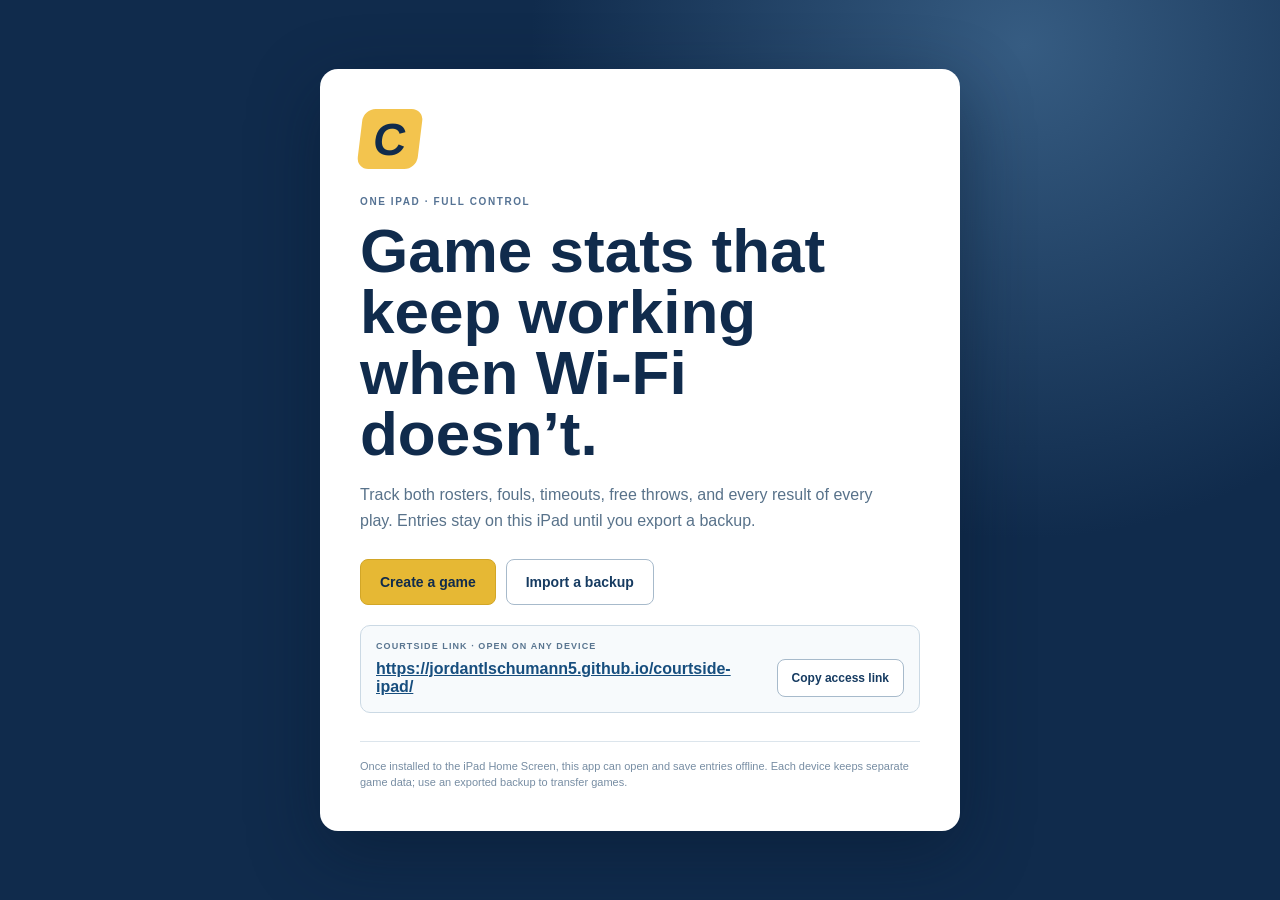
<file: index.html>
<!doctype html>
<html lang="en">
<head>
  <meta charset="utf-8">
  <meta name="viewport" content="width=device-width,initial-scale=1,viewport-fit=cover">
  <meta name="theme-color" content="#102b4c">
  <meta name="apple-mobile-web-app-capable" content="yes">
  <meta name="apple-mobile-web-app-status-bar-style" content="default">
  <meta name="description" content="A one-iPad, offline-first basketball play and game tracker.">
  <link rel="manifest" href="./manifest.webmanifest">
  <link rel="icon" href="./icon.svg" type="image/svg+xml">
  <link rel="stylesheet" href="./styles.css?v=27">
  <title>Courtside · Offline Game Tracker</title>
</head>
<body>
  <div id="app"></div>
  <script type="module" src="./app.js?v=27"></script>
</body>
</html>
</file>
<file: styles.css>
:root{font-family:Arial,Helvetica,sans-serif;color:#102b4c;background:#f3f6f8;font-synthesis:none;-webkit-tap-highlight-color:transparent}
*{box-sizing:border-box}body{margin:0;min-width:320px}button,input,select{font:inherit}button{cursor:pointer}button:disabled{cursor:not-allowed;opacity:.45}button:focus-visible,input:focus-visible,select:focus-visible{outline:3px solid #f3c44e;outline-offset:2px}.sr-only{position:absolute;width:1px;height:1px;padding:0;margin:-1px;overflow:hidden;clip:rect(0,0,0,0);white-space:nowrap;border:0}

.app-header {
  display: flex;
  align-items: center;
  gap: 6px;
  padding: 4px max(8px,env(safe-area-inset-right)) 4px max(8px,env(safe-area-inset-left));
  position: sticky;
  top: 0;
  z-index: 10;
  color: white;
  background: #102b4c;
  box-shadow: 0 3px 18px #0c203626;
}
.game-heading { display: flex; flex: none; align-items: center; gap: 4px; }
.game-heading select {
  width: clamp(88px,calc(32vw - 150px),180px);
  height: 40px;
  padding: 0 6px;
  overflow: hidden;
  text-overflow: ellipsis;
  border: 1px solid #57718b;
  border-radius: 8px;
  color: white;
  background: #1c3d63;
  font-size: clamp(12px,1.5vw,15px);
  font-weight: 700;
}
.header-add {
  width: 34px;
  height: 40px;
  border: 0;
  border-radius: 8px;
  background: #f3c44e;
  color: #102b4c;
  font-size: 23px;
  font-weight: 700;
}
.header-actions {
  display: flex;
  flex: 1;
  align-items: center;
  gap: clamp(3px,0.5vw,7px);
  min-width: 0;
  overflow-x: auto;
  overscroll-behavior-x: contain;
  scrollbar-width: none;
}
.header-actions::-webkit-scrollbar { display: none; }
.header-button {
  flex: 1 1 0px;
  min-width: max-content;
  min-height: 40px;
  padding: 0 clamp(3px,calc(3vw - 23px),12px);
  border: 1px solid #69829b;
  border-radius: 8px;
  color: white;
  background: transparent;
  font-size: clamp(11px,calc(1.2vw - 0.3px),14px);
  font-weight: 800;
  white-space: nowrap;
}
.header-button:focus-visible { outline-offset: -3px; }
.welcome-logo{display:grid;place-items:center;background:#f3c44e;color:#102b4c;font-family:'Barlow Condensed',Arial,sans-serif;font-weight:800;border-radius:12px;width:37px;height:37px;font-size:29px;line-height:1;transform:skew(-7deg)}.header-button:hover{background:#294969}
.main-content{max-width:1800px;margin:auto;padding:23px 24px 32px}.section-eyebrow,.team-kicker{font-size:10px;font-weight:800;letter-spacing:.16em;color:#567394}.quarter-wrap{display:flex;align-items:center;gap:11px;color:#526b83;font-weight:800;font-size:12px}.quarter-group,.segmented{display:flex;padding:3px;background:#e5ebf0;border-radius:9px;gap:3px}.quarter-group button,.segmented button{border:0;border-radius:7px;padding:9px 13px;color:#37516d;background:transparent;font-weight:800;min-width:44px}.quarter-group button.active,.segmented button.active{background:#102b4c;color:white;box-shadow:0 2px 5px #102b4c26}
.team-grid{display:grid;grid-template-columns:1fr 1fr;gap:16px}.team-card{background:white;border:1px solid #bdccd9;border-top:5px solid #d9a723;border-radius:13px;min-width:0;box-shadow:0 4px 14px #1632540c}.team-card.away{border-top-color:#4676b0}.team-heading{display:flex;align-items:center;justify-content:space-between;gap:10px;padding:12px 16px 9px}.team-heading h2{font-family:'Barlow Condensed',Arial,sans-serif;font-size:26px;line-height:1.05;margin:3px 0 0}.team-metrics{display:grid;grid-template-columns:1.55fr 1fr 1fr;gap:7px;padding:0 15px 12px}.metric{display:flex;align-items:center;justify-content:space-between;background:#f3f6f9;border-radius:8px;min-height:42px;padding:4px 9px;gap:6px}.metric>span{font-size:11px;font-weight:800;color:#55718d}.metric>strong{font-family:'Barlow Condensed',Arial,sans-serif;font-size:25px}.metric-controls{display:flex;align-items:center;gap:5px}.metric-controls button,.stepper button{width:29px;height:29px;border-radius:6px;background:white;border:1px solid #96abc0;color:#102b4c;font-weight:800;font-size:20px;line-height:1}.metric-controls strong{min-width:16px;text-align:center}.roster-strip{border-top:1px solid #e6ecf1;display:flex;gap:7px;padding:9px 13px 12px;overflow-x:auto;min-height:74px;scrollbar-color:#b8c8d6 transparent}.player-chip{display:grid;grid-template-columns:auto 1fr;column-gap:8px;align-content:center;text-align:left;min-width:125px;max-width:160px;flex:1 0 125px;background:#fafcfd;border:1px solid #d5dfe8;border-radius:8px;padding:8px;color:#102b4c}.player-chip:hover,.player-chip:focus-visible{border-color:#2a5c91;background:#eef4fa}.jersey{grid-row:span 2;align-self:center;background:#e5edf4;color:#174a7b;font-family:'Barlow Condensed',Arial,sans-serif;font-size:20px;font-weight:800;min-width:28px;text-align:center;border-radius:5px;padding:3px}.player-name{font-size:12px;font-weight:800;overflow:hidden;text-overflow:ellipsis;white-space:nowrap}.player-chip small{font-size:10px;color:#64809b;white-space:nowrap}.player-chip i{font-style:normal;color:#c3ccd5}.empty-roster{background:#f8fbfd;color:#4b7397;border:1px dashed #a8becf;border-radius:8px;padding:12px;font-weight:800;width:100%}
.utility-row{display:flex;flex-wrap:wrap;justify-content:space-between;align-items:center;gap:14px;margin:18px 0 14px}.filter-group,.utility-actions,.workspace-controls{display:flex;align-items:center;gap:10px}.filter-group>span{font-size:12px;font-weight:800;color:#607891}.segmented.compact button{padding:7px 10px;min-width:35px}.subtle,.primary{border-radius:8px;padding:10px 14px;font-size:12px;font-weight:800;min-height:38px}.subtle{background:white;border:1px solid #a7bacb;color:#163b61}.subtle:hover{background:#ecf3f9}.subtle.small{padding:7px 10px;min-height:30px}.primary{background:#e6b834;border:1px solid #d2a627;color:#102b4c}.primary:hover{background:#f3c44e}.text-button{border:0;background:transparent;padding:8px 0;color:#1a5c96;font-weight:800;text-align:left}
.workspace{background:white;border:1px solid #bacbd9;border-radius:14px;overflow:hidden;box-shadow:0 5px 20px #1632540d}.workspace-top{display:flex;align-items:center;justify-content:space-between;gap:15px;padding:15px 18px;border-bottom:1px solid #dce5ec}.workspace-top h2,.section-head h2{font-family:'Barlow Condensed',Arial,sans-serif;font-size:27px;line-height:1.1;margin:3px 0 0}.workspace-controls .segmented{max-width:340px}.workspace-controls .segmented button{min-width:0;overflow:hidden;text-overflow:ellipsis;white-space:nowrap;max-width:160px}.workspace-body{display:grid;grid-template-columns:minmax(130px,190px) minmax(340px,1fr) minmax(220px,280px);min-height:345px}.category-list{display:flex;flex-direction:column;background:#edf2f6;border-right:1px solid #d6e1e9;padding:9px;gap:3px}.category-list button{display:flex;justify-content:space-between;align-items:center;text-align:left;border:0;background:transparent;color:#496580;border-radius:7px;min-height:36px;padding:7px 10px;font-weight:800;font-size:12px}.category-list button.active{background:#102b4c;color:white}.category-list button b{font-size:10px;opacity:.7}.play-area{padding:17px;min-width:0}.play-area-heading{display:flex;align-items:end;justify-content:space-between;gap:10px;margin-bottom:15px}.play-area-heading h3,.insights h3{font-family:'Barlow Condensed',Arial,sans-serif;font-size:26px;margin:3px 0 0;line-height:1}.muted{font-size:11px;color:#71869a}.play-grid{display:grid;grid-template-columns:repeat(auto-fill,minmax(155px,1fr));gap:10px}.play-button{min-height:85px;border:1px solid #b2c5d6;background:#fdfefe;border-radius:9px;display:flex;flex-direction:column;align-items:flex-start;justify-content:center;gap:5px;text-align:left;padding:12px 13px;color:#102b4c;box-shadow:0 2px 3px #102b4c0b}.play-button:hover{border-color:#1f5688;background:#f0f6fb;transform:translateY(-1px)}.play-button strong{font-family:'Barlow Condensed',Arial,sans-serif;font-size:23px;line-height:1}.play-button span{font-size:10px;color:#66809a;font-weight:700}.empty-state{min-height:230px;display:flex;flex-direction:column;align-items:center;justify-content:center;gap:10px;color:#71869a}.insights{background:#f7f9fb;border-left:1px solid #dde6ed;padding:17px}.headline-metrics{display:grid;grid-template-columns:repeat(3,1fr);gap:6px;margin:20px 0 12px}.headline-metrics div{background:white;border:1px solid #dce5ed;border-radius:8px;display:flex;flex-direction:column;align-items:center;padding:10px 4px}.headline-metrics strong{font-family:'Barlow Condensed',Arial,sans-serif;font-size:30px}.headline-metrics span{font-size:9px;color:#647f99;font-weight:800;text-transform:uppercase;letter-spacing:.04em}.insight-caption{color:#667f96;font-size:11px;line-height:1.4}.leader-list{margin:16px 0;border-top:1px solid #d9e2e9}.leader-list>div{display:flex;justify-content:space-between;padding:9px 0;border-bottom:1px solid #d9e2e9;font-size:12px;font-weight:700}.leader-list b{color:#174c7c}
.recent{margin-top:17px;background:white;border:1px solid #bdccd9;border-radius:13px;padding:15px 18px 17px}.section-head{display:flex;align-items:end;justify-content:space-between}.entry-list{margin-top:12px;border-top:1px solid #e1e8ed}.entry{display:grid;grid-template-columns:60px 130px 1fr 28px;gap:9px;align-items:center;border-bottom:1px solid #e6ecf1;padding:8px 0;font-size:11px}.entry time,.entry b{color:#69819a;font-weight:800}.entry-team{font-weight:800}.entry-list>.muted{padding:10px}footer{text-align:center;color:#73899e;font-size:10px;padding:18px 5px}
.modal-backdrop{position:fixed;inset:0;z-index:30;background:#0b1c30b3;display:flex;justify-content:center;align-items:center;padding:20px}.modal{background:white;border-radius:14px;width:min(940px,100%);max-height:min(95vh,900px);overflow:auto;box-shadow:0 20px 65px #0616266b;padding:22px}.modal.form-modal{width:min(560px,100%)}.modal.form-modal.tall{width:min(660px,100%)}.modal-head{display:flex;align-items:flex-start;justify-content:space-between;gap:15px;margin-bottom:20px}.modal-head h2{font-family:'Barlow Condensed',Arial,sans-serif;font-size:38px;line-height:1;margin:4px 0 0}.modal-head p{margin:10px 0 0;color:#667f97;font-size:13px}.close{border:1px solid #bed0dd;background:#f3f6f8;color:#173e65;border-radius:8px;width:36px;height:36px;font-size:25px;line-height:1}.outcome-grid{display:grid;grid-template-columns:repeat(4,1fr);gap:11px}.outcome{min-height:94px;border:1px solid #aebfce;background:#f9fbfd;border-radius:10px;text-align:left;display:flex;flex-direction:column;justify-content:center;gap:9px;padding:12px 14px;color:#102b4c}.outcome span{font-family:'Barlow Condensed',Arial,sans-serif;font-weight:700;font-size:22px;line-height:1.05}.outcome small{font-size:10px;color:#66829c;font-weight:800}.outcome.positive{border-left:5px solid #3fa782}.outcome.negative{border-left:5px solid #d18270}.outcome:hover{background:#e8f1f8;border-color:#336b9f}.form-modal form{display:flex;flex-direction:column;gap:14px}.form-modal label{display:flex;flex-direction:column;gap:6px;font-weight:800;font-size:12px;color:#36536e}.form-modal input,.form-modal select{width:100%;min-height:42px;border:1px solid #aebfcd;border-radius:7px;padding:9px 11px;color:#102b4c;background:white}.form-columns{display:grid;grid-template-columns:1fr 1fr;gap:12px}.form-help{font-size:11px;line-height:1.55;color:#657e95;margin:4px 0}.modal-actions{display:flex;justify-content:flex-end;gap:9px;margin-top:6px}.player-stat{display:flex;align-items:center;justify-content:space-between;gap:10px;background:#f3f6f9;border-radius:8px;margin:10px 0;padding:11px 13px}.player-stat>div:first-child{display:flex;flex-direction:column;gap:2px}.player-stat strong{font-size:14px}.player-stat small{color:#66809a;font-size:11px}.stepper,.ft-buttons{display:flex;align-items:center;gap:9px}.stepper button{width:36px;height:36px}.stepper b{min-width:22px;text-align:center}.ft-buttons button{background:#fff;border:1px solid #7e9bb7;border-radius:7px;padding:8px 10px;color:#143f69;font-weight:800;font-size:12px}.roster-edit-head{display:flex;align-items:center;justify-content:space-between;border-bottom:1px solid #d9e4ec;padding:5px 0}.edit-row{display:flex;align-items:center;gap:7px;margin:6px 0}.edit-row input.number-input{width:64px;flex:none}.edit-row input:not(.number-input){flex:1}.edit-row button{width:39px;height:39px;flex:none;border:1px solid #d0a49b;background:#fff6f4;color:#a33c30;border-radius:7px;font-size:21px}.rule-list{display:grid;grid-template-columns:1fr 1fr;gap:7px}.rule-list label{flex-direction:row;align-items:center;border:1px solid #d2dfe9;border-radius:7px;padding:10px;font-size:11px}.rule-list input{width:18px;min-height:18px;accent-color:#124d80;flex:none}.editor-select{display:flex;align-items:end;gap:9px;margin-bottom:15px}.editor-select label{flex:1}.tool-list{display:flex;flex-direction:column;gap:8px}.tool-list button{display:flex;justify-content:space-between;align-items:center;border:1px solid #c5d4e0;background:#f8fbfd;border-radius:8px;padding:14px;text-align:left;font-weight:800;color:#133b61}.tool-list button span{font-size:9px;letter-spacing:.08em;color:#6482a0}
.toast{position:fixed;z-index:50;bottom:max(18px,env(safe-area-inset-bottom));left:50%;transform:translateX(-50%);background:#153a61;color:white;border-radius:9px;padding:12px 18px;box-shadow:0 10px 30px #102b4c4d;font-size:12px;font-weight:800;max-width:min(92vw,700px);text-align:center}.toast.error{background:#a73733}.welcome{min-height:100vh;background:radial-gradient(circle at 80% 5%,#365c82 0,transparent 37%),#102b4c;display:flex;align-items:center;justify-content:center;padding:24px}.welcome-card{width:min(640px,100%);padding:40px;background:white;border-radius:18px;box-shadow:0 22px 70px #06182d77}.welcome-logo{width:60px;height:60px;font-size:45px;margin-bottom:22px}.welcome h1{font-family:'Barlow Condensed',Arial,sans-serif;font-size:clamp(42px,7vw,62px);line-height:.98;margin:12px 0 18px}.welcome p{line-height:1.6;color:#58728a;max-width:520px}.welcome-actions{display:flex;gap:10px;margin-top:25px}.welcome-actions button{font-size:14px;padding:14px 19px}.welcome-note{border-top:1px solid #dce5ec;margin-top:28px;padding-top:16px;font-size:11px;line-height:1.5;color:#778da3}.fatal{max-width:600px;margin:15vh auto;padding:25px;background:white;border:2px solid #b74141;border-radius:12px}
@media(max-width:1200px){.workspace-body{grid-template-columns:150px minmax(290px,1fr) 215px}.headline-metrics{gap:3px}.headline-metrics strong{font-size:25px}.headline-metrics span{font-size:8px}.play-grid{grid-template-columns:repeat(auto-fill,minmax(132px,1fr))}}
@media(max-width:930px){.team-grid{gap:10px}.team-metrics{grid-template-columns:1fr 1fr}.team-metrics .metric:first-child{grid-column:span 2}.workspace-body{grid-template-columns:145px 1fr}.insights{grid-column:1/-1;border-left:0;border-top:1px solid #dce5ed}.headline-metrics{max-width:500px}.leader-list{display:grid;grid-template-columns:repeat(2,1fr);gap:0 18px}.outcome-grid{grid-template-columns:repeat(3,1fr)}}
@media(max-width:700px){.main-content{padding:17px 12px}.quarter-wrap{flex-direction:column;align-items:end;gap:3px}.quarter-group button{padding:7px;min-width:31px}.team-grid{grid-template-columns:1fr}.team-card{min-height:0}.roster-strip{max-height:100px}.utility-row{align-items:stretch;flex-direction:column}.utility-actions{justify-content:space-between}.workspace-top{align-items:stretch;flex-direction:column}.workspace-controls{justify-content:space-between}.workspace-body{grid-template-columns:1fr}.category-list{flex-direction:row;overflow-x:auto;border-right:0;border-bottom:1px solid #d6e1e9}.category-list button{white-space:nowrap;flex:none}.category-list button b{margin-left:8px}.play-area{padding:13px}.play-grid{grid-template-columns:repeat(2,minmax(0,1fr))}.play-button{min-height:73px}.insights{grid-column:auto}.entry{grid-template-columns:45px 78px 1fr 24px;gap:5px;font-size:10px}.entry-team{overflow:hidden;text-overflow:ellipsis;white-space:nowrap}.modal-backdrop{padding:8px}.modal{padding:17px;max-height:97vh}.outcome-grid{grid-template-columns:repeat(2,1fr);gap:7px}.outcome{min-height:75px}.outcome span{font-size:18px}.rule-list{grid-template-columns:1fr}.welcome-card{padding:27px}}
@media(max-width:400px){.quarter-wrap{flex-direction:row;align-items:center}.workspace-controls{flex-wrap:wrap}.team-metrics{grid-template-columns:1fr 1fr}.metric>span{font-size:10px}.play-grid{grid-template-columns:repeat(2,minmax(0,1fr))}.player-stat{flex-wrap:wrap}.form-columns{grid-template-columns:1fr}}

/* Per-game layout controls: compact cells reduce wasted space; wide cells claim more grid width. */
.category-card.cell-compact,.direct-action.cell-compact{font-size:.92em}.category-card.cell-compact .compact-play{min-height:38px;padding:5px 6px}.category-card.cell-wide,.direct-action.cell-wide{grid-column:span 2}.category-card.cell-wide .compact-plays{grid-template-columns:repeat(auto-fit,minmax(115px,1fr))}.category-card.cell-compact .category-title{padding:6px 8px}.category-card.cell-compact .category-title h3{font-size:18px}
.compact-play.cell-compact{min-height:37px;padding:5px 6px}.compact-play.cell-compact b{font-size:11px}.compact-play.cell-wide{grid-column:span 2;min-height:68px;padding:11px}.compact-play.cell-wide b{font-size:15px}
.outcome.cell-compact{min-height:68px;padding:8px}.outcome.cell-compact span{font-size:18px}.outcome.cell-wide{grid-column:span 2;min-height:112px;padding:16px}.outcome.cell-wide span{font-size:25px}
.overview-outcome-tiles button.cell-compact{padding:5px 7px;min-height:34px}.overview-outcome-tiles button.cell-compact strong{font-size:16px}.overview-outcome-tiles button.cell-wide{grid-column:span 2;min-height:66px;padding:12px 14px}.overview-outcome-tiles button.cell-wide strong{font-size:26px}
.public-access{margin-top:20px;padding:15px;border:1px solid #cbd9e4;border-radius:10px;background:#f7fafc;display:grid;grid-template-columns:1fr auto;gap:8px 14px;align-items:center}.public-access>span{grid-column:1/-1;color:#597590;font-weight:900;font-size:9px;letter-spacing:.12em}.public-access>a,.access-url{color:#174e7e;font-weight:800;overflow-wrap:anywhere}.public-access .subtle{white-space:nowrap}.access-url{display:block;border:1px solid #cbd9e4;background:#f7fafc;border-radius:8px;padding:12px;font-size:13px}
.layout-customizer{width:min(820px,100%)!important}.layout-selectors{display:flex;flex-wrap:wrap;gap:10px;margin:10px 0 14px}.layout-selectors label,.setup-profile-tools>label{display:flex;flex-direction:column;gap:5px;min-width:160px;flex:1;font-size:11px;font-weight:800;color:#54718e}.layout-selectors select,.layout-size-label select,.setup-profile-tools select{min-height:38px;border:1px solid #a9bece;border-radius:7px;background:#fff;color:#173f67;padding:7px}.layout-list{display:flex;flex-direction:column;gap:5px;max-height:48vh;overflow:auto;border-top:1px solid #dbe5ec;border-bottom:1px solid #dbe5ec;padding:7px 0}.layout-row{display:grid;grid-template-columns:28px minmax(120px,1fr) auto minmax(115px,150px);align-items:center;gap:9px;border:1px solid #d5e0e8;border-radius:8px;background:#f9fbfd;padding:7px}.layout-row-index{font-family:'Barlow Condensed',Arial,sans-serif;color:#8a9aac;font-size:18px;text-align:center}.layout-row-name{min-width:0;display:flex;flex-direction:column;gap:3px}.layout-row-name strong{font-size:12px;overflow-wrap:anywhere}.layout-row-name small{font-size:9px;color:#71869a}.layout-move{display:flex;gap:4px}.layout-move button{min-width:32px;padding:3px}.layout-size-label{display:flex;align-items:center;justify-content:flex-end;gap:6px;font-size:10px;font-weight:800;color:#5a7690}.layout-size-label select{min-width:96px}.setup-profile-tools{display:grid;grid-template-columns:1fr;gap:10px;margin:12px 0;padding:13px;background:#f5f8fa;border:1px solid #d4e0e9;border-radius:9px}.setup-profile-actions{display:flex;flex-wrap:wrap;gap:7px}.setup-profile-actions .subtle{padding:8px 10px;min-height:34px}.setup-csv-tools{border-top:1px solid #dbe5ec;padding-top:12px;margin-top:12px}.setup-csv-tools>summary{cursor:pointer;color:#365a79;font-size:12px;font-weight:800}.result-edit-row{grid-template-columns:minmax(130px,1.2fr) minmax(110px,1fr) minmax(125px,1fr) 64px 75px 62px}.result-output{display:flex;align-items:center;gap:5px;color:#637c93;font-size:10px;font-weight:800}.result-output select{min-width:0;flex:1;min-height:34px;border:1px solid #b9c9d7;border-radius:6px;background:white;color:#143e66;padding:5px}
@media(max-width:700px){.public-access{grid-template-columns:1fr}.public-access>span{grid-column:auto}.public-access .subtle{justify-self:start}.layout-row{grid-template-columns:24px minmax(80px,1fr) auto}.layout-size-label{grid-column:2/4;justify-content:flex-start}.layout-size-label select{flex:1}.result-edit-row{grid-template-columns:1fr 1fr}.result-output,.result-points{grid-column:span 1}.result-edit-row .result-check{grid-column:auto}.setup-profile-actions{display:grid;grid-template-columns:1fr 1fr}.setup-profile-actions button{font-size:10px}}

/* The game board keeps complete 15-player rosters visible and lets each section pack independently. */
.roster-strip{display:grid;grid-template-columns:repeat(5,minmax(0,1fr));gap:5px;overflow:visible;max-height:none;min-height:0;padding:7px 10px 10px}
.player-chip{min-width:0;max-width:none;width:100%;padding:5px 6px;column-gap:5px;min-height:45px;border-radius:6px}
.player-chip .jersey{min-width:23px;font-size:16px;padding:3px 1px}
.player-chip .player-name{font-size:11px}
.player-chip small{font-size:9px;overflow:hidden;text-overflow:ellipsis}
.section-tabs{display:grid;grid-template-columns:repeat(3,minmax(0,1fr));gap:0;background:#e9eff4;border-bottom:1px solid #ccd9e4}
.section-tabs button{border:0;border-right:1px solid #cbd8e3;border-bottom:3px solid transparent;background:transparent;padding:11px 16px;color:#3f607e;text-align:left;display:flex;justify-content:space-between;gap:8px;align-items:center;font-weight:800;min-width:0}
.section-tabs button span{overflow:hidden;text-overflow:ellipsis;white-space:nowrap}
.section-tabs button small{white-space:nowrap;font-size:10px}
.section-tabs button.active{background:white;color:#103d69;border-bottom-color:#d4a727}
.summary-strip{display:flex;align-items:center;gap:15px;padding:8px 17px;background:#f7f9fb;border-bottom:1px solid #e2eaf0;font-size:11px;color:#5d7892;flex-wrap:wrap}
.summary-strip span{font-weight:800;color:#123e68;margin-right:auto}.summary-strip strong{white-space:nowrap}
.section-stage{padding:13px;min-height:220px}.section-grid{display:grid;grid-template-columns:repeat(auto-fit,minmax(205px,1fr));align-items:start;gap:10px}
.category-card{border:1px solid #b8cad9;border-radius:9px;overflow:hidden;background:#fff;min-width:0;box-shadow:0 2px 6px #102b4c0a}
.category-title{background:#eaf1f7;border-bottom:1px solid #d4e0e9;padding:8px 10px;display:flex;align-items:center;justify-content:space-between;gap:6px}
.category-title h3{font-family:'Barlow Condensed',Arial,sans-serif;font-size:21px;line-height:1;margin:0;color:#123d67}.category-title small{font-size:9px;color:#68819a;white-space:nowrap}
.compact-plays{padding:6px;display:grid;grid-template-columns:repeat(auto-fit,minmax(95px,1fr));gap:5px}
.compact-play{border:1px solid #c4d3df;border-radius:6px;background:#fff;padding:7px 8px;min-width:0;min-height:47px;display:flex;flex-direction:column;align-items:flex-start;justify-content:center;text-align:left;color:#123b62;gap:2px}
.compact-play:hover{border-color:#386994;background:#edf5fa}.compact-play b{font-size:12px;line-height:1.1;overflow-wrap:anywhere}.compact-play small{font-size:9px;color:#68819a}
.direct-card .category-title{background:#e7eff9}.direct-play{margin:6px;width:calc(100% - 12px);border-color:#92afd0;background:#f6faff}
.direct-action{border:1px solid #90abc8;border-radius:9px;background:#eaf3fb;color:#123d67;min-height:75px;display:flex;flex-direction:column;align-items:center;justify-content:center;gap:4px;text-align:center}.direct-action:hover{background:#dcecf8;border-color:#376996}.direct-action strong{font-family:'Barlow Condensed',Arial,sans-serif;font-size:24px}.direct-action small{font-size:10px;color:#587894}
.empty-section{display:flex;align-items:center;justify-content:center;gap:14px;min-height:180px;color:#607d96}.empty-section p{font-size:13px}
.history-title{display:flex;align-items:center;justify-content:space-between;gap:15px}.history-title h1{font-family:'Barlow Condensed',Arial,sans-serif;font-size:38px;margin:4px 0}.history-title p{font-size:12px;color:#637c93;margin:0 0 8px}
.history-filters{display:flex;align-items:end;gap:12px;flex-wrap:wrap;background:#fff;border:1px solid #bdccd9;border-radius:10px;padding:13px 15px;margin:15px 0}
.history-filters label{display:flex;flex-direction:column;gap:5px;font-size:11px;font-weight:800;color:#54718e}.history-filters select{border:1px solid #a9bece;border-radius:7px;background:white;color:#173f67;padding:8px;min-width:145px}
.extra-history{background:#f8f4e8;border:1px solid #ddcb8b;border-radius:10px;padding:13px 15px;margin:15px 0}.extra-history>div{display:grid;grid-template-columns:repeat(auto-fit,minmax(200px,1fr));gap:7px;margin-top:8px}.extra-history article{background:#fff;border:1px solid #e2d7b5;border-radius:7px;padding:9px;display:flex;flex-direction:column;gap:4px}.extra-history strong{font-size:12px;overflow-wrap:anywhere}.extra-history small{font-size:10px;color:#6b7888}
.setup-actions{display:grid;grid-template-columns:1fr;gap:9px}.setup-preview{display:grid;grid-template-columns:repeat(2,1fr);gap:10px}.setup-preview>div{border:1px solid #c2d2df;border-radius:8px;padding:12px;display:flex;flex-direction:column;gap:5px;font-size:12px}.setup-preview b{font-size:15px}
.three-fields{display:grid;grid-template-columns:repeat(3,minmax(0,1fr));gap:8px}.empty-roster{grid-column:1/-1}
@media(max-width:1100px){.roster-strip{grid-template-columns:repeat(4,minmax(0,1fr))}.section-grid{grid-template-columns:repeat(auto-fit,minmax(190px,1fr))}}
@media(max-width:700px){.roster-strip{grid-template-columns:repeat(3,minmax(0,1fr));max-height:none}.player-chip{display:flex;flex-direction:column;gap:2px;align-items:flex-start;min-height:52px;padding:4px}.player-chip .jersey{font-size:13px;min-width:21px}.player-chip .player-name{font-size:10px;width:100%}.player-chip small{font-size:9px;white-space:normal}.section-tabs button{padding:8px;display:flex;flex-direction:column;align-items:flex-start;gap:2px;font-size:11px}.section-tabs button small{font-size:8px}.section-stage{padding:8px}.section-grid{grid-template-columns:repeat(2,minmax(0,1fr));gap:7px}.compact-plays{grid-template-columns:1fr}.summary-strip{gap:7px;padding:7px 10px;font-size:9px}.summary-strip span{flex-basis:100%}.history-title{align-items:flex-start}.history-title h1{font-size:30px}.history-filters .filter-group{flex-basis:100%}.setup-preview{grid-template-columns:1fr}.three-fields{grid-template-columns:1fr}}
@media(max-width:390px){.roster-strip{grid-template-columns:repeat(3,minmax(0,1fr))}.section-grid{grid-template-columns:1fr 1fr}.category-title h3{font-size:17px}.compact-play b{font-size:11px}}

/* Overview groups the complete playbook, with an on-demand twelve-result breakdown. */
.header-button.selected{background:#e5b936;border-color:#e5b936;color:#102b4c}
.overview-filters{display:flex;align-items:end;gap:11px;flex-wrap:wrap;background:#fff;border:1px solid #bdccd9;border-radius:11px;padding:13px 15px;margin:16px 0 9px}
.overview-team-filter{max-width:100%;flex-wrap:wrap}.overview-team-filter button{max-width:190px;overflow:hidden;text-overflow:ellipsis;white-space:nowrap}
.overview-filters label{display:flex;flex-direction:column;gap:5px;font-size:11px;font-weight:800;color:#55728e}.overview-filters input[type=search],.overview-filters select{border:1px solid #aabecf;border-radius:7px;min-height:38px;padding:8px 10px;background:white;color:#123b62}.overview-filters input[type=search]{width:190px}
.overview-filters .overview-check{flex-direction:row;align-items:center;gap:7px;min-height:38px;white-space:nowrap}.overview-check input{accent-color:#173e65;width:17px;height:17px}
.overview-quarter{display:flex;align-items:center;gap:10px;margin:0 0 16px;color:#607891;font-size:11px;font-weight:800}
.overview-team{background:white;border:1px solid #bdccd9;border-radius:13px;padding:16px;margin:0 0 16px;box-shadow:0 4px 14px #1632540a}
.overview-team-title{display:flex;align-items:end;justify-content:space-between;gap:12px;border-bottom:2px solid #d9e4ec;padding-bottom:10px;margin-bottom:14px}.overview-team-title h2{font-family:'Barlow Condensed',Arial,sans-serif;font-size:29px;margin:0}.overview-team-title span{font-size:11px;font-weight:800;color:#54718d}
.overview-category{margin:0 0 17px}.overview-category:last-child{margin-bottom:0}.overview-category-title{display:flex;align-items:end;justify-content:space-between;gap:10px;margin-bottom:7px}.overview-category-title small{display:block;color:#6b849d;font-size:9px;letter-spacing:.1em;text-transform:uppercase;font-weight:800}.overview-category-title h3{margin:2px 0 0;font-family:'Barlow Condensed',Arial,sans-serif;color:#173f68;font-size:23px}.overview-category-title>span{color:#738ba0;font-size:10px;font-weight:800}
.overview-play-list{display:grid;grid-template-columns:repeat(auto-fit,minmax(285px,1fr));gap:8px;align-items:start}
.overview-play{min-width:0;border:1px solid #bdcfdd;border-radius:8px;background:#fcfdff;overflow:hidden}.overview-play[open]{grid-column:span 1;border-color:#769bbb;box-shadow:0 3px 11px #123b6217}.overview-play summary{display:flex;align-items:center;gap:8px;cursor:pointer;padding:11px;list-style:none;min-height:62px}.overview-play summary::-webkit-details-marker{display:none}.overview-play summary:hover{background:#eef5fa}
.overview-play-name{min-width:0;flex:1;display:flex;flex-direction:column;gap:3px}.overview-play-name b{font-size:13px;line-height:1.2;overflow-wrap:anywhere}.overview-play-name small{font-size:9px;color:#9b6c32;font-weight:800}
.overview-figures{display:grid;grid-template-columns:repeat(3,47px);gap:3px;text-align:center}.overview-figures strong{font-family:'Barlow Condensed',Arial,sans-serif;font-size:21px;line-height:1}.overview-figures small{display:block;font-family:Arial,Helvetica,sans-serif;text-transform:uppercase;font-size:8px;color:#71889d;letter-spacing:.02em;margin-top:4px}.overview-chevron{font-size:17px;color:#63809a;transition:transform .15s}.overview-play[open] .overview-chevron{transform:rotate(180deg)}
.overview-detail{border-top:1px solid #d7e3ec;background:#f7fafd;padding:10px}.overview-outcome-summary{display:grid;grid-template-columns:repeat(6,minmax(0,1fr));gap:4px;margin-bottom:9px}.overview-outcome-summary div{background:white;border:1px solid #dce7ee;border-radius:5px;text-align:center;padding:5px 1px}.overview-outcome-summary span{display:block;color:#5b7893;font-size:8px;font-weight:800;white-space:nowrap}.overview-outcome-summary b{font-family:'Barlow Condensed',Arial,sans-serif;font-size:18px}
.overview-outcomes{display:grid;grid-template-columns:repeat(2,minmax(0,1fr));gap:0 12px}.overview-outcomes div{display:flex;align-items:center;justify-content:space-between;gap:6px;border-bottom:1px solid #e0e9ef;min-width:0;padding:6px 0;font-size:10px}.overview-outcomes span{overflow-wrap:anywhere}.overview-outcomes strong{font-size:12px;color:#133f68}
.overview-empty{border:1px dashed #aec1d1;border-radius:8px;padding:25px;text-align:center;color:#607f99;font-size:12px}
@media(max-width:700px){.overview-filters{padding:10px}.overview-team-filter{width:100%}.overview-team-filter button{flex:1;min-width:0;max-width:none;font-size:11px;padding:9px 5px}.overview-filters label:has(#overview-search){flex:1}.overview-filters input[type=search]{width:100%}.overview-team{padding:10px}.overview-play-list{grid-template-columns:1fr}.overview-play[open]{grid-column:auto}.overview-quarter{flex-wrap:wrap}}
@media(max-width:390px){.overview-figures{grid-template-columns:repeat(3,38px)}.overview-play summary{padding:8px}.overview-outcomes{grid-template-columns:1fr}.overview-outcome-summary{grid-template-columns:repeat(3,1fr)}}

/* Keep the result selector in the requested two-column layout at every viewport size. */
.outcome-grid{grid-template-columns:repeat(2,minmax(0,1fr))}
.player-chip{min-height:52px;padding:5px 7px}.player-chip-stats{grid-column:2;display:flex;align-items:center;justify-content:space-between;gap:5px;min-width:0}.player-foul-count{display:inline-flex;align-items:center;gap:4px;white-space:nowrap}.player-foul-count b{font-size:9px;letter-spacing:.04em;color:#5d7993}.player-foul-count strong{font-family:'Barlow Condensed',Arial,sans-serif;font-size:20px;line-height:1;color:#123e68}.player-chip-stats small{font-size:9px}
.overview-outcome-totals{margin:12px 0 15px;border:1px solid #bdccd9;border-radius:11px;background:#fff;padding:12px 14px;box-shadow:0 3px 12px #1632540a}.overview-outcome-heading{display:flex;align-items:center;justify-content:space-between;gap:12px;margin-bottom:9px}.overview-outcome-heading>div{display:flex;flex-direction:column;gap:3px}.overview-outcome-heading>div strong{font-family:'Barlow Condensed',Arial,sans-serif;color:#173f68;font-size:20px}.overview-outcome-heading>small{color:#6a8196;font-size:10px}.overview-outcome-tiles{display:grid;grid-template-columns:repeat(6,minmax(0,1fr));gap:7px}.overview-outcome-tiles button{display:flex;align-items:center;justify-content:space-between;gap:6px;min-width:0;border:1px solid #d2dee8;border-radius:7px;background:#f7fafc;color:#355773;padding:8px 10px;text-align:left}.overview-outcome-tiles button:hover,.overview-outcome-tiles button.active{border-color:#214c79;background:#eaf2f8;color:#123e68}.overview-outcome-tiles span{font-size:10px;font-weight:800}.overview-outcome-tiles strong{font-family:'Barlow Condensed',Arial,sans-serif;font-size:20px;color:#132f4e}
@media(max-width:900px){.overview-outcome-tiles{grid-template-columns:repeat(3,minmax(0,1fr))}}
@media(max-width:700px){.player-chip{min-height:58px}.player-chip-stats{width:100%}.player-foul-count strong{font-size:22px}.overview-outcome-totals{padding:10px}.overview-outcome-heading{align-items:flex-start;flex-direction:column;gap:5px}.overview-outcome-tiles{grid-template-columns:repeat(2,minmax(0,1fr))}.overview-outcome-tiles button{padding:8px}.overview-outcome-tiles span{font-size:9px}}
.ppp-fields{display:grid;grid-template-columns:repeat(2,minmax(0,1fr));gap:12px}.ppp-fields label{display:flex;flex-direction:column;gap:6px;color:#36536e;font-size:12px;font-weight:800}.ppp-fields label:first-child{grid-column:1/-1}.ppp-fields input{width:100%;min-height:48px;border:1px solid #aebfcd;border-radius:8px;padding:11px 12px;color:#102b4c;background:#fbfdff;font-size:18px;font-weight:700}.ppp-result{margin-top:17px;padding:15px 17px;border:1px solid #c5d4e0;border-left:4px solid #d4a727;border-radius:9px;background:#f3f7fa;display:grid;grid-template-columns:1fr auto;align-items:center;gap:5px 12px}.ppp-result>span{font-size:9px;font-weight:800;letter-spacing:.12em;color:#627e97}.ppp-result strong{grid-column:2;grid-row:1/3;color:#123e68;font-family:'Barlow Condensed',Arial,sans-serif;font-size:42px;line-height:1}.ppp-result small{color:#637c93;font-size:11px}.ppp-equation{margin:12px 0 0;text-align:center;color:#496883;font-size:12px;font-weight:700}
@media(max-width:400px){.ppp-fields{gap:9px}.ppp-fields input{font-size:16px}.ppp-result strong{font-size:36px}}

/* Keep the complete navigation visible on an iPad in portrait orientation. */
.section-editor-grid{display:grid;grid-template-columns:repeat(2,minmax(0,1fr));gap:4px 10px}.section-edit-row label{flex:1;min-width:0}.action-edit-row{display:grid;grid-template-columns:minmax(120px,1fr) minmax(120px,200px) 39px}.result-edit-row{display:grid;grid-template-columns:minmax(150px,1.3fr) minmax(120px,1fr) 70px 78px 66px;gap:6px;padding:5px 0;border-bottom:1px solid #e3eaf0}.result-points{display:flex;align-items:center;gap:4px;color:#647f97;font-size:10px;font-weight:800}.result-points input{width:45px!important;min-height:34px!important;padding:5px!important}.result-check{display:flex!important;flex-direction:row!important;align-items:center;gap:4px!important;white-space:nowrap;font-size:10px!important}.result-check input{width:16px!important;min-height:16px!important;accent-color:#174a7b}.results-editor{margin-top:16px;padding:12px;border:1px solid #d4e0e9;border-radius:9px;background:#f8fafc}.results-editor>summary{display:flex;justify-content:space-between;cursor:pointer;color:#173f68}.results-editor>summary span{font-size:11px;color:#688098}.results-editor[open]>summary{margin-bottom:8px}.result-edit-row.is-archived{opacity:.55}.layout-modal{width:min(920px,100%)!important}.danger-subtle{color:#a33c30;border-color:#d6aaa3}
@media(max-width:700px){.section-editor-grid{grid-template-columns:1fr}.action-edit-row{grid-template-columns:minmax(80px,1fr) minmax(90px,130px) 36px}.result-edit-row{grid-template-columns:1fr 1fr 62px}.result-edit-row .result-check{font-size:9px!important}.layout-modal{width:100%!important}}
@media(max-width:430px){.result-edit-row{grid-template-columns:1fr 1fr 55px}.result-check{grid-column:span 1}}

.shot-tracker-page{max-width:1500px;margin:0 auto}.shot-tracker-toolbar{display:flex;align-items:center;justify-content:space-between;gap:14px;margin:8px 0 18px;padding:12px 14px;background:#fff;border:1px solid #c8d5e0;border-radius:11px}.shot-team-tabs{max-width:min(60vw,520px)}.shot-team-tabs button{min-width:100px;max-width:220px;overflow:hidden;text-overflow:ellipsis;white-space:nowrap}.shot-medal-grid{display:grid;grid-template-columns:repeat(3,minmax(0,1fr));gap:14px}.shot-medal-card{min-width:0;min-height:290px;display:flex;flex-direction:column;align-items:center;justify-content:space-between;gap:18px;padding:22px 14px;background:#fff;border:1px solid #c5d2de;border-top:5px solid #d3a92d;border-radius:13px;box-shadow:0 5px 18px #1737560b}.shot-medal-card.silver{border-top-color:#8998a7}.shot-medal-card.bronze{border-top-color:#b9794b}.shot-medal-title{text-align:center;display:flex;flex-direction:column;gap:4px}.shot-medal-title span{font-family:'Barlow Condensed',Arial,sans-serif;font-size:25px;font-weight:800;text-transform:uppercase;letter-spacing:.07em;color:#173957}.shot-medal-title small{color:#6d8397;font-size:11px}.shot-count{font-family:'Barlow Condensed',Arial,sans-serif;font-size:clamp(64px,8vw,104px);line-height:1;color:#132f4d;font-variant-numeric:tabular-nums}.shot-stepper{display:grid;grid-template-columns:58px minmax(50px,1fr) 58px;align-items:center;gap:9px;width:100%;max-width:330px}.shot-stepper button{height:52px;border:1px solid #aebfce;background:#f7fafc;color:#143d66;border-radius:9px;font-size:29px;font-weight:800}.shot-stepper button:hover:not(:disabled){background:#eaf2f8;border-color:#6c8eac}.shot-stepper button:disabled{opacity:.4}.shot-stepper span{text-align:center;color:#6b8095;font-size:10px;font-weight:900;letter-spacing:.1em}.shot-medal-card.gold .shot-count{color:#a77c10}.shot-medal-card.silver .shot-count{color:#647583}.shot-medal-card.bronze .shot-count{color:#9a5e35}
@media(max-width:700px){.shot-tracker-toolbar{align-items:stretch;flex-direction:column}.shot-team-tabs{max-width:100%;width:100%}.shot-team-tabs button{flex:1;max-width:none}.shot-medal-grid{gap:8px}.shot-medal-card{min-height:230px;padding:16px 8px;gap:12px;border-radius:10px}.shot-medal-title span{font-size:19px}.shot-medal-title small{font-size:9px;min-height:22px}.shot-stepper{grid-template-columns:36px minmax(24px,1fr) 36px;gap:3px}.shot-stepper button{height:43px;font-size:24px}.shot-stepper span{font-size:8px;letter-spacing:.04em}.shot-count{font-size:clamp(48px,14vw,74px)}}
@media(max-width:380px){.shot-medal-grid{gap:6px}.shot-medal-card{padding-inline:5px}.shot-stepper{grid-template-columns:32px minmax(18px,1fr) 32px}.shot-stepper button{height:39px}}

/* Bento placement system and visual editor. */
.bento-grid{display:grid;grid-template-columns:repeat(var(--bento-columns,12),minmax(0,1fr));grid-auto-rows:minmax(56px,auto);align-items:stretch;gap:9px;min-width:0}
.board-main-grid{grid-auto-rows:minmax(54px,auto);gap:13px}.board-main-grid>.team-grid,.board-main-grid>.utility-row,.board-main-grid>[data-layout-item="workspace"]{min-width:0;margin:0}
.team-grid.bento-grid{align-items:start}.team-metrics.bento-grid{grid-auto-rows:minmax(44px,auto);padding:0 15px 12px;gap:7px}.team-metrics.bento-grid>.metric{grid-column:auto;min-width:0;min-height:46px}.team-metrics .timeout-metric{grid-column:auto;grid-row:auto}.team-metrics .foul-metric,.team-metrics .ft-metric{grid-column:auto;grid-row:auto}
.team-metrics .timeout-controls{grid-template-columns:repeat(2,minmax(0,1fr))}.team-metrics .timeout-type{justify-content:space-between}.team-metrics .metric>span{min-width:0}.team-metrics .metric-controls{flex:none}
.roster-strip.bento-grid{grid-auto-rows:minmax(54px,auto);padding:9px 13px 12px;overflow:visible}.roster-strip.bento-grid .player-chip{min-width:0;max-width:none;width:100%;flex:none}.section-tabs.bento-grid{grid-auto-rows:minmax(44px,auto)}.section-grid.bento-grid{grid-auto-rows:minmax(80px,auto);align-items:stretch}.compact-plays.bento-grid{grid-auto-rows:minmax(54px,auto)}.shot-medal-grid.bento-grid{grid-auto-rows:minmax(230px,auto)}.outcome-grid.bento-grid{grid-auto-rows:minmax(75px,auto)}.overview-outcome-tiles.bento-grid{grid-auto-rows:minmax(52px,auto)}.overview-outcomes.bento-grid{grid-auto-rows:minmax(30px,auto)}
@media(max-width:700px){.board-main-grid{gap:9px}.team-metrics.bento-grid{padding:0 9px 10px;gap:5px}.team-metrics .timeout-metric{padding:6px}.team-metrics .timeout-controls{grid-template-columns:1fr}.team-metrics .timeout-type{gap:4px}.team-metrics .timeout-type>span{font-size:9px}.team-metrics .timeout-type .metric-controls button{width:22px;height:22px}.team-metrics .timeout-type .metric-controls strong{min-width:20px;font-size:10px}.roster-strip.bento-grid{gap:5px;padding-inline:8px}.roster-strip.bento-grid .player-chip{min-width:0}}

/* Separate the three 30-second and one 60-second timeout allotments. */
.timeout-metric{align-items:stretch;flex-direction:column;justify-content:flex-start;gap:5px;padding:7px 9px}
.timeout-controls{display:grid;grid-template-columns:1fr 1fr;gap:6px}
.timeout-type{display:flex;align-items:center;justify-content:space-between;gap:4px;min-width:0;background:#fff;border-radius:6px;padding:3px 5px}
.timeout-type>span{font-size:10px;font-weight:800;color:#55718d;white-space:nowrap}
.timeout-type .metric-controls{gap:3px}
.timeout-type .metric-controls button{width:24px;height:24px;font-size:16px}
.timeout-type .metric-controls strong{min-width:25px;font-size:12px}
.timeout-legacy{font-size:9px;color:#6f8192;line-height:1.2}
@media(max-width:700px){.timeout-controls{gap:4px}.timeout-type{padding:3px}.timeout-type>span{font-size:9px}.timeout-type .metric-controls{gap:2px}.timeout-type .metric-controls button{width:22px;height:22px}}
.section-tabs button.cell-wide{grid-column:span 2}.player-chip.cell-compact{min-height:35px;padding:3px 4px;gap:3px}.player-chip.cell-compact .player-name{font-size:10px}.player-chip.cell-wide{grid-column:span 2;max-width:none;min-height:60px}.player-chip.cell-wide .player-name{white-space:normal}.shot-medal-card.cell-compact{min-height:210px;padding:14px 9px}.shot-medal-card.cell-wide{grid-column:span 2;min-height:340px}.overview-outcomes>div.cell-compact{padding:4px 0;font-size:9px}.overview-outcomes>div.cell-wide{grid-column:span 2;padding:10px 4px;font-size:13px}

.team-interior-grid{display:grid;grid-template-columns:repeat(var(--bento-columns,12),minmax(0,1fr));grid-auto-rows:minmax(44px,auto);gap:6px;align-items:stretch}.team-stat-group .team-metrics{height:100%;align-content:start}

/* Apply saved placements to live controls while letting game content size its rows. */
.courtside-layout-host {
  max-width: 1440px;
  margin: 0 auto;
  padding: max(8px,env(safe-area-inset-top)) max(8px,env(safe-area-inset-right)) 8px max(8px,env(safe-area-inset-left));
}
.studio-grid-applied {
  display: grid;
  min-width: 0;
  gap: 8px;
  align-items: stretch;
  grid-auto-rows: minmax(36px,auto);
}
.studio-grid-applied > * { min-width: 0; overflow-wrap: anywhere; }
.studio-grid-applied > button { white-space: normal; }
.studio-grid-group { min-width: 0; }
.board-page { padding-top: 12px; }
.studio-board-grid > .team-card { container-type: inline-size; align-self: start; }
.studio-board-grid > .utility-row { margin: 0; align-content: start; }
.studio-board-grid .team-heading { flex-wrap: wrap; gap: 6px 12px; }
.team-metrics.bento-grid > .timeout-metric {
  display: grid;
  grid-template-columns: minmax(0,1fr);
  align-content: start;
  justify-content: stretch;
  justify-items: stretch;
  gap: 5px;
}
.team-metrics .timeout-controls { width: 100%; }
.team-metrics .timeout-type {
  display: grid;
  grid-template-columns: minmax(0,1fr);
  align-content: start;
  container-type: inline-size;
}
.team-metrics .timeout-type > span {
  white-space: normal;
  overflow-wrap: anywhere;
}
.team-metrics .timeout-type .metric-controls {
  display: grid;
  grid-template-columns: repeat(3,minmax(0,1fr));
  width: 100%;
  min-width: 0;
  gap: 3px;
  justify-items: center;
}
.team-metrics .timeout-type .metric-controls button {
  width: 100%;
  min-width: 0;
  max-width: 38px;
  height: 32px;
  padding: 0;
}
.team-metrics .timeout-type .metric-controls strong {
  min-width: 0;
  max-width: 100%;
  white-space: nowrap;
  font-size: clamp(9px,12cqw,13px);
}
.studio-grid-applied.section-tabs { gap: 0; }
.studio-grid-applied.section-tabs button { padding-inline: 10px; }
.studio-grid-applied.section-tabs button span { white-space: normal; }
.studio-grid-applied.utility-row > .quarter-wrap,
.studio-grid-applied.utility-row > .filter-group { flex-wrap: wrap; justify-content: flex-start; }
.studio-grid-applied.utility-row .segmented,
.studio-grid-applied.utility-row .quarter-group { flex-wrap: wrap; }
.studio-grid-applied.utility-row > button { padding-inline: 8px; }
.studio-grid-applied.team-metrics > .metric:not(.timeout-metric) { flex-wrap: wrap; gap: 3px 8px; }
.section-content { min-width: 0; }
.studio-board-grid .workspace-top,
.studio-board-grid .workspace-controls,
.studio-board-grid .empty-section { flex-wrap: wrap; }
.studio-grid-applied.shot-medal-grid { grid-auto-rows: minmax(72px,auto); }
.studio-grid-applied.outcome-grid { grid-auto-rows: minmax(46px,auto); }
.studio-grid-applied.metric-controls { align-items: center; }
.utility-row > .quarter-wrap { min-width: 0; flex-direction: row; align-items: center; }

.studio-grid-applied.tool-list button { width: 100%; }
@container (max-width: 390px) {
  .team-heading { padding: 9px 11px; }
  .team-heading h2 { font-size: clamp(19px,7cqw,28px); }
  .roster-strip.bento-grid .player-chip { flex-wrap: wrap; padding-inline: 4px; }
}
</file>
